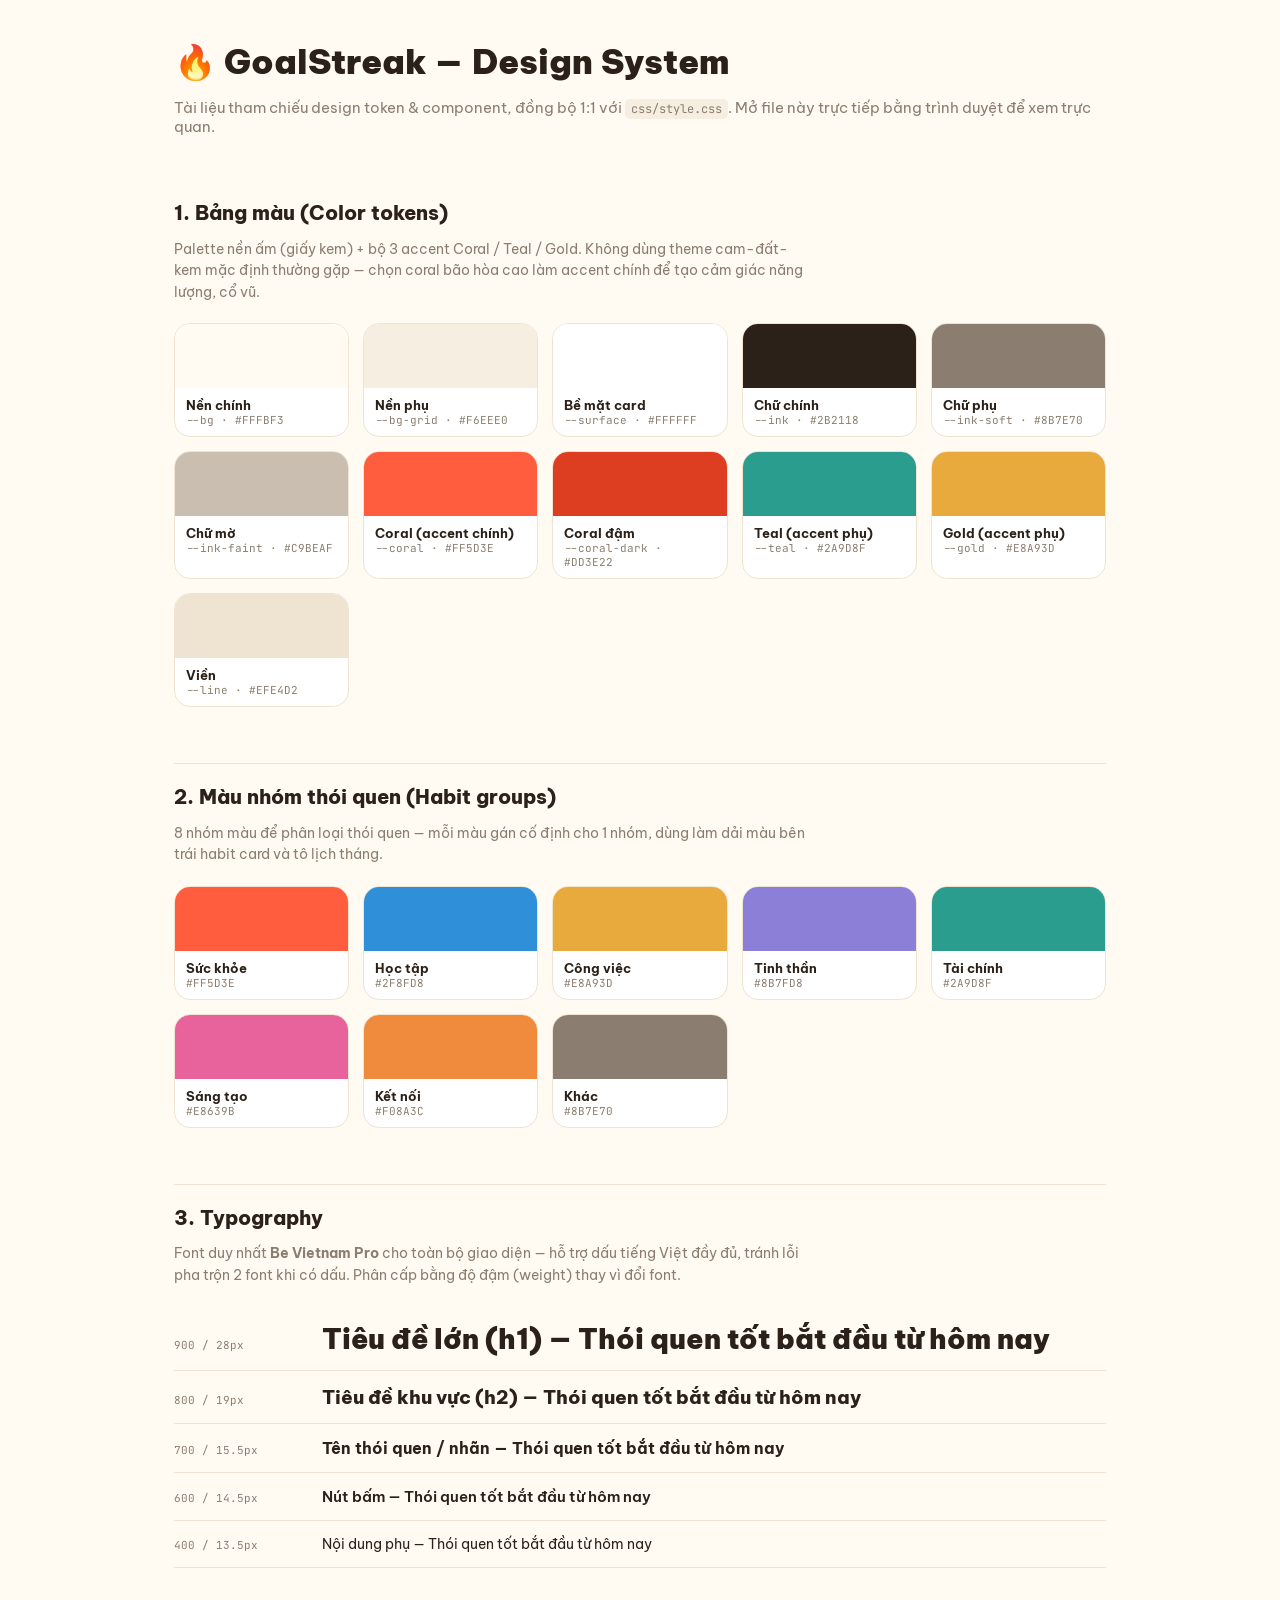
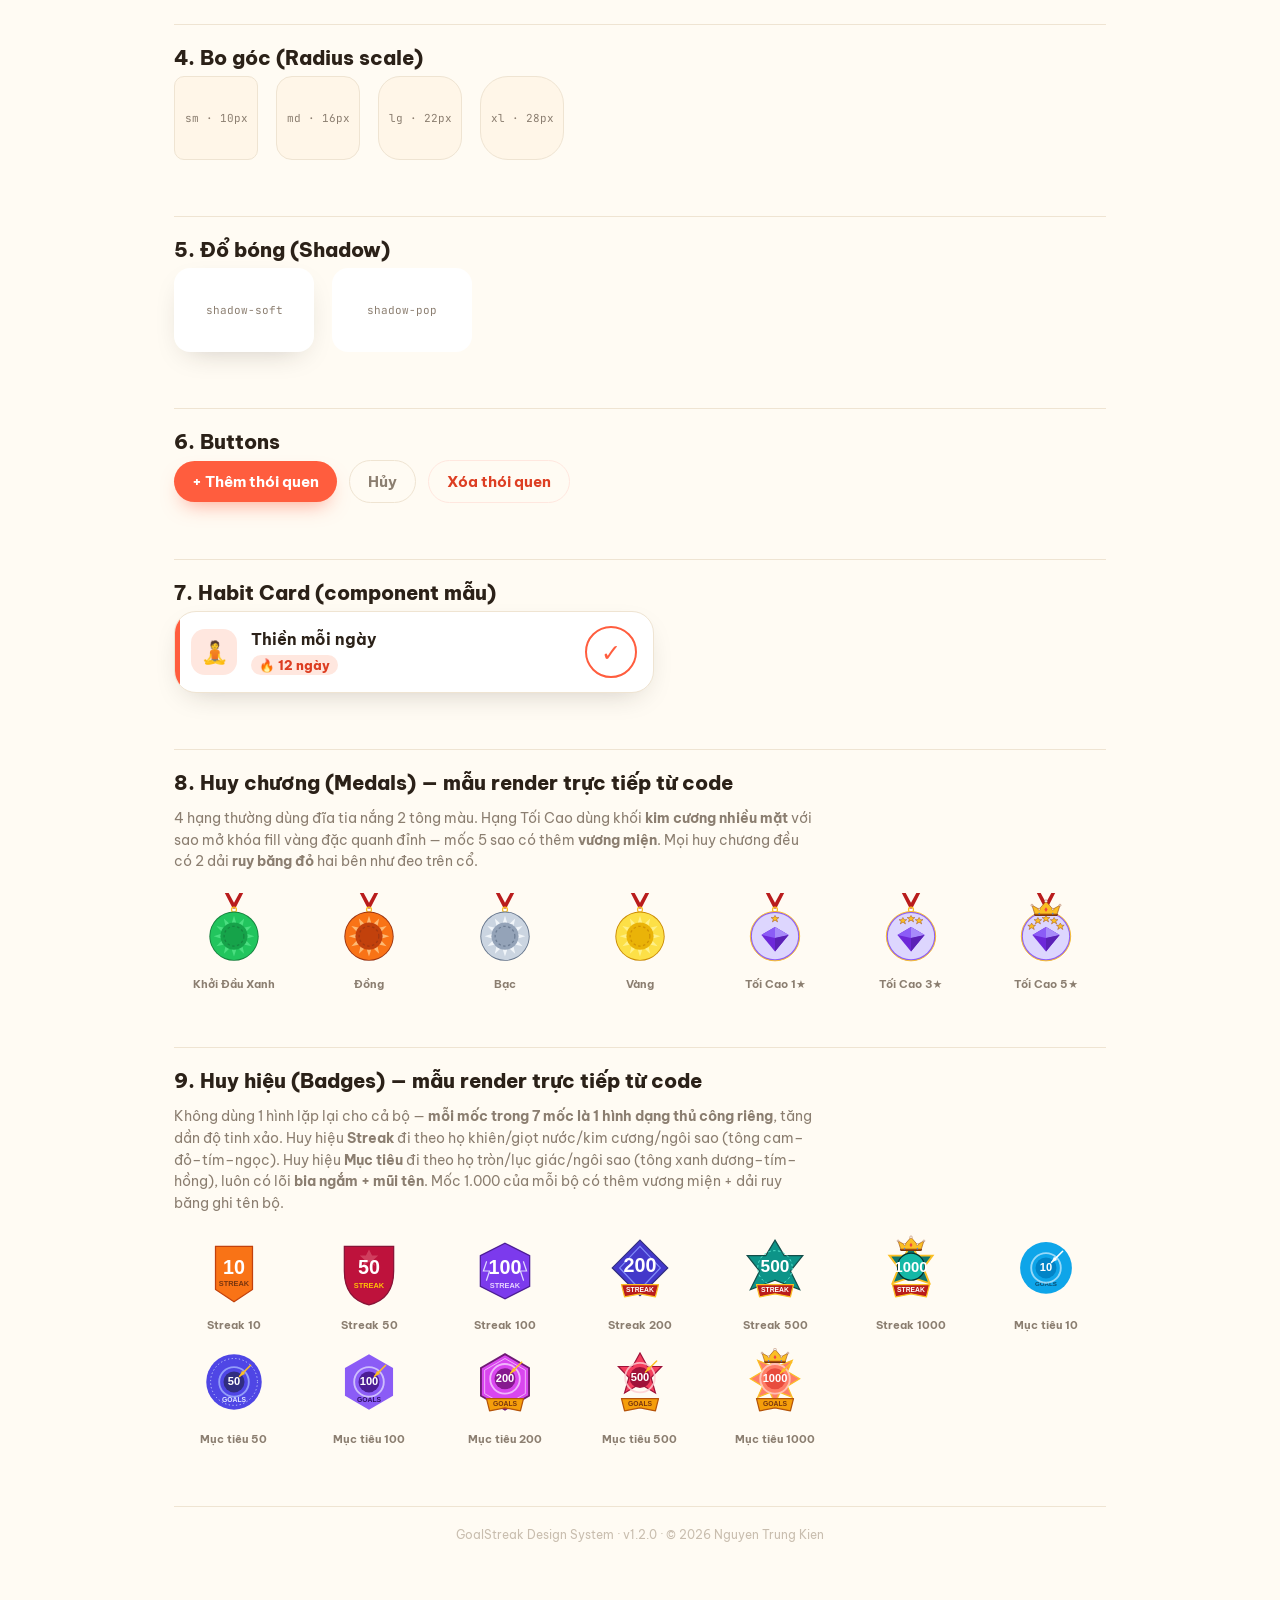
<file: docs/design-system.html>
<!DOCTYPE html>
<html lang="vi">
<head>
<meta charset="UTF-8">
<meta name="viewport" content="width=device-width, initial-scale=1.0">
<title>GoalStreak — Design System</title>
<link rel="preconnect" href="https://fonts.googleapis.com">
<link href="https://fonts.googleapis.com/css2?family=Be+Vietnam+Pro:wght@400;500;600;700;800;900&family=JetBrains+Mono:wght@500&display=swap" rel="stylesheet">
<style>
:root{
  --bg:#FFFBF3; --bg-grid:#F6EEE0; --surface:#FFFFFF; --surface-soft:#FFF6E8;
  --ink:#2B2118; --ink-soft:#8B7E70; --ink-faint:#C9BEAF; --line:#EFE4D2;
  --coral:#FF5D3E; --coral-dark:#DD3E22; --coral-tint:#FFE7DF;
  --teal:#2A9D8F; --teal-tint:#DCF2EE; --gold:#E8A93D; --gold-tint:#FBEBCC;
  --radius-xl:28px; --radius-lg:22px; --radius-md:16px; --radius-sm:10px;
  --shadow-soft:0 10px 30px -14px rgba(43,33,24,.28);
  --font-display:'Be Vietnam Pro', system-ui, sans-serif;
  --font-mono:'JetBrains Mono', monospace;
}
*{box-sizing:border-box;}
body{margin:0; font-family:var(--font-display); background:var(--bg); color:var(--ink); padding:0 0 80px;}
.wrap{max-width:980px; margin:0 auto; padding:40px 24px;}
h1{font-size:34px; font-weight:900; margin:0 0 6px;}
.subtitle{color:var(--ink-soft); font-size:15px; margin-bottom:44px;}
h2{font-size:20px; font-weight:800; margin:56px 0 6px; padding-top:20px; border-top:1px solid var(--line);}
h2:first-of-type{border-top:none; margin-top:0;}
.section-desc{color:var(--ink-soft); font-size:13.5px; margin-bottom:20px; max-width:640px; line-height:1.6;}
code{font-family:var(--font-mono); font-size:12px; background:var(--bg-grid); padding:2px 6px; border-radius:5px;}

.swatch-grid{display:grid; grid-template-columns:repeat(auto-fill,minmax(150px,1fr)); gap:14px;}
.swatch{border:1px solid var(--line); border-radius:var(--radius-md); overflow:hidden; background:var(--surface);}
.swatch-color{height:64px;}
.swatch-meta{padding:9px 11px;}
.swatch-name{font-size:12.5px; font-weight:700;}
.swatch-hex{font-family:var(--font-mono); font-size:11px; color:var(--ink-soft);}

.type-row{display:flex; align-items:baseline; gap:18px; padding:14px 0; border-bottom:1px solid var(--line);}
.type-sample{flex:1;}
.type-label{width:130px; flex-shrink:0; font-family:var(--font-mono); font-size:11px; color:var(--ink-soft);}

.btn-row{display:flex; flex-wrap:wrap; gap:12px; align-items:center;}
.btn{display:inline-flex; align-items:center; gap:7px; border:none; border-radius:999px; padding:11px 18px; font-weight:700; font-size:14.5px; cursor:pointer; font-family:inherit;}
.btn-primary{background:var(--coral); color:#fff; box-shadow:0 10px 20px -8px rgba(255,93,62,.55);}
.btn-ghost{background:transparent; color:var(--ink-soft); border:1.5px solid var(--line);}
.btn-danger{color:var(--coral-dark); border:1.5px solid var(--coral-tint); background:transparent;}

.radius-row, .shadow-row{display:flex; flex-wrap:wrap; gap:18px;}
.radius-box{width:84px; height:84px; background:var(--surface-soft); border:1.5px solid var(--line); display:flex; align-items:center; justify-content:center; font-family:var(--font-mono); font-size:11px; color:var(--ink-soft);}
.shadow-box{width:140px; height:84px; background:var(--surface); border-radius:var(--radius-md); display:flex; align-items:center; justify-content:center; font-family:var(--font-mono); font-size:11px; color:var(--ink-soft);}

.component-block{background:var(--surface); border:1px solid var(--line); border-radius:var(--radius-lg); padding:20px; margin-bottom:16px;}
.habit-card-demo{display:flex; align-items:center; gap:14px; padding:14px 16px; background:var(--surface); border:1px solid var(--line); border-radius:var(--radius-lg); box-shadow:var(--shadow-soft); position:relative; overflow:hidden; max-width:480px;}
.habit-card-demo::before{content:""; position:absolute; left:0; top:0; bottom:0; width:5px; background:var(--coral);}
.emoji-badge-demo{width:46px; height:46px; border-radius:14px; background:var(--coral-tint); display:flex; align-items:center; justify-content:center; font-size:22px;}
.check-btn-demo{width:52px; height:52px; border-radius:50%; border:2.5px solid var(--coral); background:var(--surface); color:var(--coral); font-size:24px; display:flex; align-items:center; justify-content:center; flex-shrink:0;}
.streak-pill-demo{display:inline-flex; align-items:center; gap:3px; background:var(--coral-tint); color:var(--coral-dark); padding:2px 8px; border-radius:999px; font-weight:800; font-size:12.5px;}

.ach-grid{display:grid; grid-template-columns:repeat(auto-fill,minmax(110px,1fr)); gap:16px;}
.ach-item{text-align:center;}
.ach-item svg{width:74px; height:74px;}
.ach-item-label{display:block; font-size:11px; font-weight:700; color:var(--ink-soft); margin-top:6px;}

.footer-note{margin-top:60px; padding-top:20px; border-top:1px solid var(--line); color:var(--ink-faint); font-size:11.5px; text-align:center;}
</style>
</head>
<body>
<div class="wrap">
  <h1>🔥 GoalStreak — Design System</h1>
  <p class="subtitle">Tài liệu tham chiếu design token & component, đồng bộ 1:1 với <code>css/style.css</code>. Mở file này trực tiếp bằng trình duyệt để xem trực quan.</p>

  <h2>1. Bảng màu (Color tokens)</h2>
  <p class="section-desc">Palette nền ấm (giấy kem) + bộ 3 accent Coral / Teal / Gold. Không dùng theme cam-đất-kem mặc định thường gặp — chọn coral bão hòa cao làm accent chính để tạo cảm giác năng lượng, cổ vũ.</p>
  <div class="swatch-grid" id="baseColors"></div>

  <h2>2. Màu nhóm thói quen (Habit groups)</h2>
  <p class="section-desc">8 nhóm màu để phân loại thói quen — mỗi màu gán cố định cho 1 nhóm, dùng làm dải màu bên trái habit card và tô lịch tháng.</p>
  <div class="swatch-grid" id="groupColors"></div>

  <h2>3. Typography</h2>
  <p class="section-desc">Font duy nhất <strong>Be Vietnam Pro</strong> cho toàn bộ giao diện — hỗ trợ dấu tiếng Việt đầy đủ, tránh lỗi pha trộn 2 font khi có dấu. Phân cấp bằng độ đậm (weight) thay vì đổi font.</p>
  <div id="typeScale"></div>

  <h2>4. Bo góc (Radius scale)</h2>
  <div class="radius-row">
    <div class="radius-box" style="border-radius:var(--radius-sm)">sm · 10px</div>
    <div class="radius-box" style="border-radius:var(--radius-md)">md · 16px</div>
    <div class="radius-box" style="border-radius:var(--radius-lg)">lg · 22px</div>
    <div class="radius-box" style="border-radius:var(--radius-xl)">xl · 28px</div>
  </div>

  <h2>5. Đổ bóng (Shadow)</h2>
  <div class="shadow-row">
    <div class="shadow-box" style="box-shadow:var(--shadow-soft)">shadow-soft</div>
    <div class="shadow-box" style="box-shadow:var(--shadow-pop)">shadow-pop</div>
  </div>

  <h2>6. Buttons</h2>
  <div class="btn-row">
    <button class="btn btn-primary">+ Thêm thói quen</button>
    <button class="btn btn-ghost">Hủy</button>
    <button class="btn btn-danger">Xóa thói quen</button>
  </div>

  <h2>7. Habit Card (component mẫu)</h2>
  <div class="habit-card-demo">
    <div class="emoji-badge-demo">🧘</div>
    <div style="flex:1;">
      <div style="font-weight:700; font-size:15.5px;">Thiền mỗi ngày</div>
      <div style="margin-top:5px;"><span class="streak-pill-demo">🔥 12 ngày</span></div>
    </div>
    <div class="check-btn-demo">✓</div>
  </div>

  <h2>8. Huy chương (Medals) — mẫu render trực tiếp từ code</h2>
  <p class="section-desc">4 hạng thường dùng đĩa tia nắng 2 tông màu. Hạng Tối Cao dùng khối <strong>kim cương nhiều mặt</strong> với sao mở khóa fill vàng đặc quanh đỉnh — mốc 5 sao có thêm <strong>vương miện</strong>. Mọi huy chương đều có 2 dải <strong>ruy băng đỏ</strong> hai bên như đeo trên cổ.</p>
  <div class="ach-grid" id="medalGrid"></div>

  <h2>9. Huy hiệu (Badges) — mẫu render trực tiếp từ code</h2>
  <p class="section-desc">Không dùng 1 hình lặp lại cho cả bộ — <strong>mỗi mốc trong 7 mốc là 1 hình dạng thủ công riêng</strong>, tăng dần độ tinh xảo. Huy hiệu <strong>Streak</strong> đi theo họ khiên/giọt nước/kim cương/ngôi sao (tông cam–đỏ–tím–ngọc). Huy hiệu <strong>Mục tiêu</strong> đi theo họ tròn/lục giác/ngôi sao (tông xanh dương–tím–hồng), luôn có lõi <strong>bia ngắm + mũi tên</strong>. Mốc 1.000 của mỗi bộ có thêm vương miện + dải ruy băng ghi tên bộ.</p>
  <div class="ach-grid" id="badgeGrid"></div>

  <div class="footer-note">GoalStreak Design System · v1.2.0 · © 2026 Nguyen Trung Kien</div>
</div>

<script>
// ---- render color swatches from the actual CSS custom properties ----
const baseTokens = [
  ['--bg','Nền chính'], ['--bg-grid','Nền phụ'], ['--surface','Bề mặt card'],
  ['--ink','Chữ chính'], ['--ink-soft','Chữ phụ'], ['--ink-faint','Chữ mờ'],
  ['--coral','Coral (accent chính)'], ['--coral-dark','Coral đậm'],
  ['--teal','Teal (accent phụ)'], ['--gold','Gold (accent phụ)'], ['--line','Viền'],
];
const groupTokens = [
  ['#FF5D3E','Sức khỏe'], ['#2F8FD8','Học tập'], ['#E8A93D','Công việc'], ['#8B7FD8','Tinh thần'],
  ['#2A9D8F','Tài chính'], ['#E8639B','Sáng tạo'], ['#F08A3C','Kết nối'], ['#8B7E70','Khác'],
];
function paintSwatches(containerId, tokens, isVar){
  const el = document.getElementById(containerId);
  const cs = getComputedStyle(document.documentElement);
  tokens.forEach(([key,label])=>{
    const hex = isVar ? cs.getPropertyValue(key).trim() : key;
    const div = document.createElement('div');
    div.className = 'swatch';
    div.innerHTML = `<div class="swatch-color" style="background:${hex}"></div>
      <div class="swatch-meta"><div class="swatch-name">${label}</div><div class="swatch-hex">${isVar ? key+' · ' : ''}${hex}</div></div>`;
    el.appendChild(div);
  });
}
paintSwatches('baseColors', baseTokens, true);
paintSwatches('groupColors', groupTokens, false);

// ---- type scale ----
const typeEl = document.getElementById('typeScale');
[[900,28,'Tiêu đề lớn (h1)'],[800,19,'Tiêu đề khu vực (h2)'],[700,15.5,'Tên thói quen / nhãn'],[600,14.5,'Nút bấm'],[400,13.5,'Nội dung phụ']]
.forEach(([w,s,label])=>{
  const row = document.createElement('div'); row.className='type-row';
  row.innerHTML = `<span class="type-label">${w} / ${s}px</span><span class="type-sample" style="font-weight:${w};font-size:${s}px;">${label} — Thói quen tốt bắt đầu từ hôm nay</span>`;
  typeEl.appendChild(row);
});

// ==== badges.js — embedded verbatim so this preview never drifts from the real app ====
function polarPoint(cx, cy, r, angleDeg){
    const a = (angleDeg - 90) * Math.PI / 180;
    return [cx + r * Math.cos(a), cy + r * Math.sin(a)];
}
function getCrownSVG(cx, cy, scale) {
    return `<g transform="translate(${cx - 50*scale}, ${cy - 38*scale}) scale(${scale})">
        <path d="M25,32 Q50,40 75,32 L68,22 Q50,28 32,22 Z" fill="#D97706"/>
        <path d="M22,32 L15,10 L33,20 L50,0 L67,20 L85,10 L78,32 Z" fill="#FBBF24" stroke="#92400E" stroke-width="1.5" stroke-linejoin="round"/>
        <path d="M20,32 L80,32 L78,37 L22,37 Z" fill="#78350F"/>
        <path d="M22,32 L78,32 L76,34 L24,34 Z" fill="#B45309"/>
        <circle cx="50" cy="0" r="3.5" fill="#FFFFFF" stroke="#92400E" stroke-width="1"/>
        <circle cx="15" cy="10" r="2.5" fill="#FFFFFF" stroke="#92400E" stroke-width="1"/>
        <circle cx="85" cy="10" r="2.5" fill="#FFFFFF" stroke="#92400E" stroke-width="1"/>
        <circle cx="33" cy="20" r="2.5" fill="#FFFFFF" stroke="#92400E" stroke-width="1"/>
        <circle cx="67" cy="20" r="2.5" fill="#FFFFFF" stroke="#92400E" stroke-width="1"/>
        <polygon points="50,15 54,21 50,27 46,21" fill="#EF4444"/>
        <polygon points="33,28 35,31 33,34 31,31" fill="#3B82F6"/>
        <polygon points="67,28 69,31 67,34 65,31" fill="#3B82F6"/>
    </g>`;
}
function getThinRibbonSVG() {
    return `<path d="M40,-10 L58,25 L62,25 L80,-10 L74,-10 L60,16 L46,-10 Z" fill="#B91C1C" />
    <circle cx="60" cy="27" r="4" fill="none" stroke="#FBBF24" stroke-width="2"/>`;
}
function getBottomRibbon(text, type) {
    const isStreak = type === 'streak';
    const bg = isStreak ? '#B91C1C' : '#F59E0B';
    const border = isStreak ? '#FBBF24' : '#B45309';
    const textColor = isStreak ? '#FFFFFF' : '#78350F';
    return `<path d="M30,82 L90,82 L85,102 L60,97 L35,102 Z" fill="${bg}" stroke="${border}" stroke-width="2" stroke-linejoin="round"/>
    <text x="60" y="94" text-anchor="middle" font-family="Arial, sans-serif" font-weight="bold" font-size="11" fill="${textColor}">${text}</text>`;
}
function getBullseye(cx, cy, ringColor, coreColor, arrowColor) {
    return `<circle cx="${cx}" cy="${cy}" r="24" fill="none" stroke="${ringColor}" stroke-width="3" opacity="0.8"/>
    <circle cx="${cx}" cy="${cy}" r="17" fill="${coreColor}" />
    <path d="M${cx+27},${cy-27} L${cx+9},${cy-9}" stroke="${arrowColor}" stroke-width="2.5" stroke-linecap="round"/>
    <polygon points="${cx+9},${cy-9} ${cx+13},${cy-18} ${cx+18},${cy-13}" fill="${arrowColor}"/>`;
}
const TIER_COLORS = {
    green:   { main:'#22C55E', light:'#4ADE80', dark:'#16A34A', ring:'#15803D' },
    bronze:  { main:'#F97316', light:'#FDBA74', dark:'#C2410C', ring:'#9A3412' },
    silver:  { main:'#CBD5E1', light:'#F1F5F9', dark:'#94A3B8', ring:'#64748B' },
    gold:    { main:'#FDE047', light:'#FEF08A', dark:'#EAB308', ring:'#CA8A04' },
    supreme: { main:'#8B5CF6', light:'#DDD6FE', dark:'#6D28D9', ring:'#FBBF24' },
};
function sunMedalSVG(tier) {
    const c = TIER_COLORS[tier];
    let rays = '';
    for(let i=0; i<12; i++) rays += `<polygon points="60,32 65,48 55,48" transform="rotate(${i*30} 60 65)" fill="${c.light}" />`;
    return `<svg viewBox="0 0 120 120" xmlns="http://www.w3.org/2000/svg">
        ${getThinRibbonSVG()}
        <circle cx="60" cy="70" r="40" fill="${c.ring}" />
        <circle cx="60" cy="70" r="38.5" fill="${c.main}" />
        <g transform="translate(0, 5)">${rays}</g>
        <circle cx="60" cy="70" r="22" fill="${c.dark}" />
        <circle cx="60" cy="70" r="16" fill="none" stroke="${c.ring}" stroke-width="2" stroke-dasharray="4 4" opacity="0.8"/>
    </svg>`;
}
function supremeMedalSVG(stars) {
    const c = TIER_COLORS['supreme'];
    let starsArr = '';
    const step = 28;
    for(let i=0; i<stars; i++) {
        const angle = (i - (stars - 1) / 2) * step;
        const [sx, sy] = polarPoint(60, 70, 28, angle);
        starsArr += `<g transform="translate(${sx}, ${sy}) scale(1.4)"><polygon points="0,-4 1.5,-1.5 4.5,-1.5 2,0.5 3,3.5 0,1.5 -3,3.5 -2,0.5 -4.5,-1.5 -1.5,-1.5" fill="#FBBF24" stroke="#92400E" stroke-width="0.5" stroke-linejoin="round"/></g>`;
    }
    return `<svg viewBox="0 0 120 120" xmlns="http://www.w3.org/2000/svg">
        ${getThinRibbonSVG()}
        <circle cx="60" cy="70" r="40" fill="${c.main}" stroke="${c.ring}" stroke-width="1.5"/>
        <circle cx="60" cy="70" r="37.5" fill="${c.light}" />
        ${starsArr}
        <g transform="translate(0, 15)">
            <polygon points="60,40 82,53 60,80 38,53" fill="#6D28D9" />
            <polygon points="38,53 60,40 82,53 60,58" fill="#8B5CF6" />
            <polygon points="60,40 82,53 60,58" fill="#A78BFA" />
            <polygon points="60,80 82,53 60,58" fill="#5B21B6" />
        </g>
        ${stars === 5 ? getCrownSVG(60, 38, 0.65) : ''}
    </svg>`;
}
function getStreakBadge(val) {
    let shape = '', ribbon = '', crown = '', textY = 65, textSize = 32;
    if(val === 10) { shape = `<path d="M30,20 L90,20 L90,90 L60,110 L30,90 Z" fill="#F97316" stroke="#C2410C" stroke-width="2"/><text x="60" y="85" text-anchor="middle" font-family="Arial" font-weight="bold" font-size="12" fill="#78350F">STREAK</text>`; }
    else if(val === 20) { shape = `<path d="M25,25 L95,25 L95,95 L60,80 L25,95 Z" fill="#EF4444" stroke="#991B1B" stroke-width="2"/><text x="60" y="76" text-anchor="middle" font-family="Arial" font-weight="bold" font-size="11" fill="#FEF2F2">STREAK</text>`; textY = 58; }
    else if(val === 50) { shape = `<path d="M20,20 L100,20 L100,60 Q100,105 60,115 Q20,105 20,60 Z" fill="#BE123C" stroke="#881337" stroke-width="2"/><polygon points="60,25 65,35 75,35 67,42 70,52 60,45 50,52 53,42 45,35 55,35" fill="#FDA4AF" opacity="0.3"/><text x="60" y="88" text-anchor="middle" font-family="Arial" font-weight="bold" font-size="12" fill="#FFC107">STREAK</text>`; }
    else if(val === 100) { shape = `<polygon points="60,15 100,35 100,85 60,105 20,85 20,35" fill="#7C3AED" stroke="#4C1D95" stroke-width="2"/><path d="M30,45 L25,60 L35,60 L30,75 M90,45 L95,60 L85,60 L90,75" stroke="#DDD6FE" stroke-width="2" fill="none" stroke-linecap="round"/><text x="60" y="88" text-anchor="middle" font-family="Arial" font-weight="bold" font-size="12" fill="#E9D5FF">STREAK</text>`; }
    else if(val === 200) { shape = `<polygon points="60,10 105,55 60,100 15,55" fill="#4338CA" stroke="#312E81" stroke-width="2"/><polygon points="60,20 93,55 60,90 27,55" fill="none" stroke="#818CF8" stroke-width="2"/>`; ribbon = getBottomRibbon('STREAK', 'streak'); textY = 62; }
    else if(val === 500) { shape = `<path d="M60,10 L75,35 L105,35 L85,60 L100,90 L60,75 L20,90 L35,60 L15,35 L45,35 Z" fill="#0D9488" stroke="#134E4A" stroke-width="2"/><circle cx="60" cy="55" r="28" fill="none" stroke="#5EEAD4" stroke-width="1.5" stroke-dasharray="4 4"/>`; ribbon = getBottomRibbon('STREAK', 'streak'); textY = 62; textSize = 28; }
    else if(val === 1000) { shape = `<path d="M60,15 L70,35 L95,35 L80,55 L90,80 L60,70 L30,80 L40,55 L25,35 L50,35 Z" fill="#0F766E" stroke="#FBBF24" stroke-width="3"/><circle cx="60" cy="53" r="22" fill="#14B8A6" stroke="#042F2E" stroke-width="2"/>`; ribbon = getBottomRibbon('STREAK', 'streak'); crown = getCrownSVG(60, 28, 0.6); textY = 62; textSize = 24; }
    return `<svg viewBox="0 0 120 120" xmlns="http://www.w3.org/2000/svg">${shape}<text x="60" y="${textY}" text-anchor="middle" font-family="Arial, sans-serif" font-weight="900" font-size="${textSize}" fill="#FFFFFF">${val}</text>${ribbon}${crown}</svg>`;
}
function getGoalBadge(val) {
    let shape = '', ribbon = '', crown = '', textY = 60, textSize = 18, bullseye = '';
    if(val === 10) { shape = `<circle cx="60" cy="55" r="42" fill="#0EA5E9" />`; bullseye = getBullseye(60, 55, '#BAE6FD', '#0284C7', '#FFFFFF'); shape += `<text x="60" y="85" text-anchor="middle" font-family="Arial" font-weight="bold" font-size="10" fill="#0C4A6E">GOALS</text>`; }
    else if(val === 20) { shape = `<circle cx="60" cy="55" r="44" fill="#3B82F6" stroke="#1E40AF" stroke-width="2" stroke-dasharray="6 4"/>`; bullseye = getBullseye(60, 55, '#BFDBFE', '#1E3A8A', '#FBBF24'); shape += `<text x="60" y="88" text-anchor="middle" font-family="Arial" font-weight="bold" font-size="11" fill="#EFF6FF">GOALS</text>`; }
    else if(val === 50) { shape = `<circle cx="60" cy="55" r="45" fill="#4F46E5" /><circle cx="60" cy="55" r="38" fill="none" stroke="#C7D2FE" stroke-width="1.5" stroke-dasharray="2 4"/>`; bullseye = getBullseye(60, 55, '#A5B4FC', '#312E81', '#FBBF24'); shape += `<text x="60" y="88" text-anchor="middle" font-family="Arial" font-weight="bold" font-size="11" fill="#E0E7FF">GOALS</text>`; }
    else if(val === 100) { shape = `<polygon points="60,10 99,32.5 99,77.5 60,100 21,77.5 21,32.5" fill="#8B5CF6" />`; bullseye = getBullseye(60, 55, '#DDD6FE', '#4C1D95', '#FBBF24'); shape += `<text x="60" y="88" text-anchor="middle" font-family="Arial" font-weight="bold" font-size="11" fill="#2E1065">GOALS</text>`; }
    else if(val === 200) { shape = `<polygon points="60,10 99,32.5 99,77.5 60,100 21,77.5 21,32.5" fill="#D946EF" stroke="#701A75" stroke-width="3"/><polygon points="60,17 93,36 93,74 60,93 27,74 27,36" fill="none" stroke="#FDF4FF" stroke-width="1"/>`; bullseye = getBullseye(60, 50, '#F5D0FE', '#86198F', '#FBBF24'); ribbon = getBottomRibbon('GOALS', 'goal'); textY = 55; }
    else if(val === 500) { shape = `<path d="M60,8 L72,30 L95,30 L78,48 L85,73 L60,58 L35,73 L42,48 L25,30 L48,30 Z" fill="#F43F5E" stroke="#9F1239" stroke-width="2"/>`; bullseye = getBullseye(60, 48, '#FECDD3', '#9F1239', '#FBBF24'); ribbon = getBottomRibbon('GOALS', 'goal'); textY = 53; }
    else if(val === 1000) { shape = `<path d="M60,10 L68,28 L88,20 L80,38 L100,50 L80,62 L88,80 L68,72 L60,90 L52,72 L32,80 L40,62 L20,50 L40,38 L32,20 L52,28 Z" fill="#FF7E67" stroke="#FBBF24" stroke-width="2"/>`; bullseye = getBullseye(60, 50, '#FFD0C7', '#E84C3D', '#FBBF24'); ribbon = getBottomRibbon('GOALS', 'goal'); crown = getCrownSVG(60, 25, 0.6); textY = 55; }
    return `<svg viewBox="0 0 120 120" xmlns="http://www.w3.org/2000/svg">${shape}${bullseye}<text x="60" y="${textY}" text-anchor="middle" font-family="Arial, sans-serif" font-weight="900" font-size="${textSize}" fill="#FFFFFF">${val}</text>${ribbon}${crown}</svg>`;
}

// ---- populate the two achievement grids straight from the real render functions ----
const medalGrid = document.getElementById('medalGrid');
[['Khởi Đầu Xanh','green',null],['Đồng','bronze',null],['Bạc','silver',null],['Vàng','gold',null],['Tối Cao 1★','supreme',1],['Tối Cao 3★','supreme',3],['Tối Cao 5★','supreme',5]]
.forEach(([label,tier,stars])=>{
  const svg = tier==='supreme' ? supremeMedalSVG(stars) : sunMedalSVG(tier);
  const item = document.createElement('div'); item.className='ach-item';
  item.innerHTML = svg + `<span class="ach-item-label">${label}</span>`;
  medalGrid.appendChild(item);
});
const badgeGrid = document.getElementById('badgeGrid');
[10,50,100,200,500,1000].forEach(n=>{
  const item = document.createElement('div'); item.className='ach-item';
  item.innerHTML = getStreakBadge(n) + `<span class="ach-item-label">Streak ${n}</span>`;
  badgeGrid.appendChild(item);
});
[10,50,100,200,500,1000].forEach(n=>{
  const item = document.createElement('div'); item.className='ach-item';
  item.innerHTML = getGoalBadge(n) + `<span class="ach-item-label">Mục tiêu ${n}</span>`;
  badgeGrid.appendChild(item);
});
</script>
</body>
</html>
</file>
